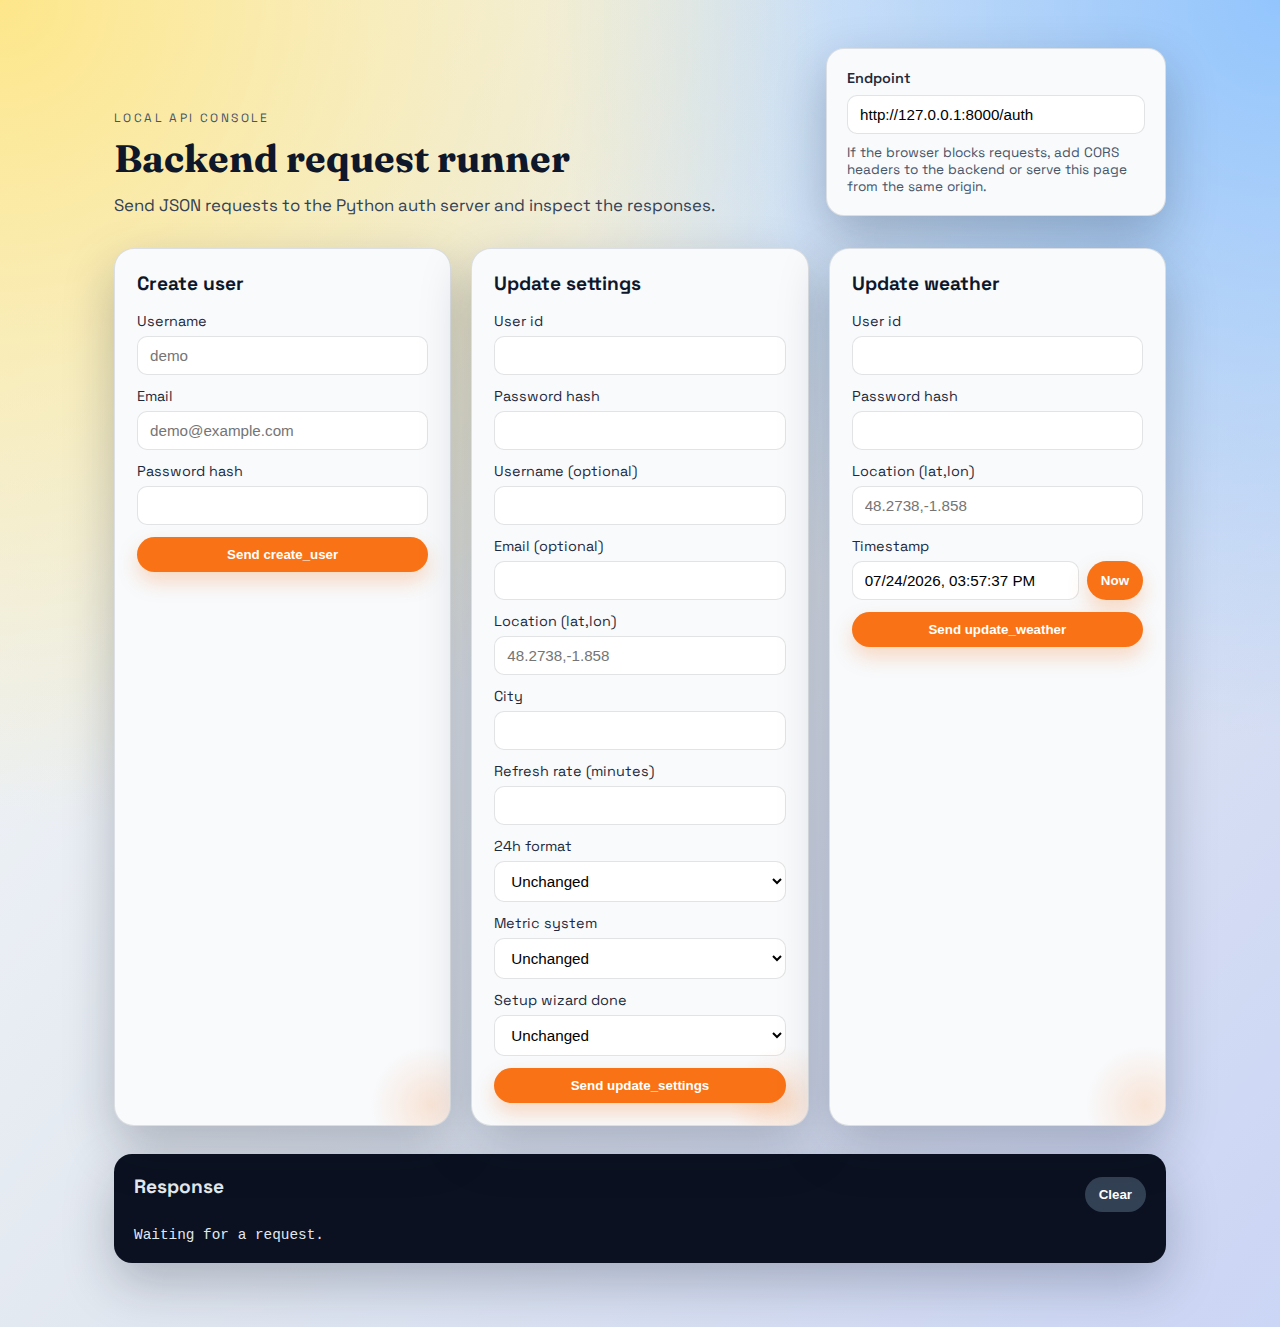
<file: en_cours/frontend/index.html>
<!doctype html>
<html lang="en">
  <head>
    <meta charset="utf-8" />
    <meta name="viewport" content="width=device-width, initial-scale=1" />
    <title>Backend Request Console</title>
    <link rel="preconnect" href="https://fonts.googleapis.com" />
    <link rel="preconnect" href="https://fonts.gstatic.com" crossorigin />
    <link
      href="https://fonts.googleapis.com/css2?family=Fraunces:opsz,wght@9..144,500;9..144,700&family=Space+Grotesk:wght@400;600;700&display=swap"
      rel="stylesheet"
    />
    <link rel="stylesheet" href="styles.css" />
  </head>
  <body>
    <div class="page">
      <header class="hero">
        <div>
          <p class="eyebrow">Local API Console</p>
          <h1>Backend request runner</h1>
          <p class="subtitle">
            Send JSON requests to the Python auth server and inspect the
            responses.
          </p>
        </div>
        <div class="endpoint">
          <label for="baseUrl">Endpoint</label>
          <input
            id="baseUrl"
            type="url"
            value="http://127.0.0.1:8000/auth"
          />
          <p class="hint">
            If the browser blocks requests, add CORS headers to the backend or
            serve this page from the same origin.
          </p>
        </div>
      </header>

      <main class="grid">
        <section class="card">
          <h2>Create user</h2>
          <form id="createForm" class="form">
            <label>
              Username
              <input name="username" type="text" required placeholder="demo" />
            </label>
            <label>
              Email
              <input
                name="email"
                type="email"
                required
                placeholder="demo@example.com"
              />
            </label>
            <label>
              Password hash
              <input name="password_hash" type="text" required />
            </label>
            <button type="submit">Send create_user</button>
          </form>
        </section>

        <section class="card">
          <h2>Update settings</h2>
          <form id="settingsForm" class="form">
            <label>
              User id
              <input name="user_id" type="number" min="1" required />
            </label>
            <label>
              Password hash
              <input name="password_hash" type="text" required />
            </label>
            <label>
              Username (optional)
              <input name="username" type="text" />
            </label>
            <label>
              Email (optional)
              <input name="email" type="email" />
            </label>
            <label>
              Location (lat,lon)
              <input name="location" type="text" placeholder="48.2738,-1.858" />
            </label>
            <label>
              City
              <input name="city" type="text" />
            </label>
            <label>
              Refresh rate (minutes)
              <input name="refreshRate_minutes" type="number" min="1" />
            </label>
            <label>
              24h format
              <select name="is24HourFormat">
                <option value="">Unchanged</option>
                <option value="true">True</option>
                <option value="false">False</option>
              </select>
            </label>
            <label>
              Metric system
              <select name="isMetricSystem">
                <option value="">Unchanged</option>
                <option value="true">True</option>
                <option value="false">False</option>
              </select>
            </label>
            <label>
              Setup wizard done
              <select name="setupWizardDone">
                <option value="">Unchanged</option>
                <option value="true">True</option>
                <option value="false">False</option>
              </select>
            </label>
            <button type="submit">Send update_settings</button>
          </form>
        </section>

        <section class="card">
          <h2>Update weather</h2>
          <form id="weatherForm" class="form">
            <label>
              User id
              <input name="user_id" type="number" min="1" required />
            </label>
            <label>
              Password hash
              <input name="password_hash" type="text" required />
            </label>
            <label>
              Location (lat,lon)
              <input name="location" type="text" placeholder="48.2738,-1.858" />
            </label>
            <label>
              Timestamp
              <div class="inline">
                <input name="timestamp" type="text" required />
                <button type="button" id="nowButton">Now</button>
              </div>
            </label>
            <button type="submit">Send update_weather</button>
          </form>
        </section>
      </main>

      <section class="output">
        <div class="output-head">
          <h2>Response</h2>
          <div class="output-actions">
            <button type="button" id="clearOutput">Clear</button>
          </div>
        </div>
        <pre id="output" class="output-body">Waiting for a request.</pre>
      </section>
    </div>

    <script src="app.js"></script>
  </body>
</html>
</file>
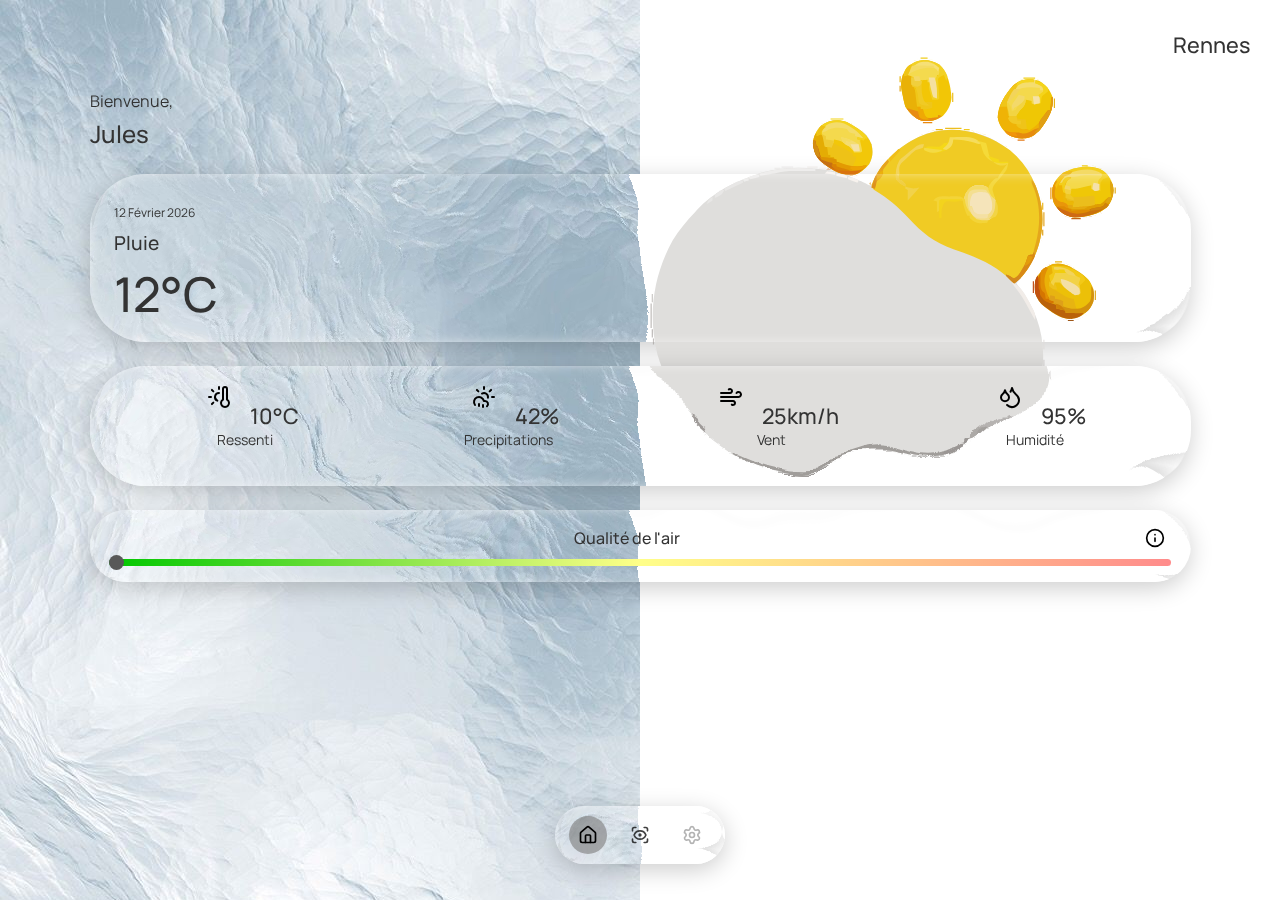
<file: en_cours/frontend/home.html>
<!DOCTYPE html>
<html lang="fr">
<head>
    <meta charset="UTF-8">
    <meta name="viewport" content="width=device-width, initial-scale=1.0">
    <link rel="stylesheet" href="style.css">
    <script src="script.js"></script>
    <title>Trophées NSI - Projet V1</title>
</head>
<body>
    <!-- Barre de navigation entre cette page-ci et deux nouvelles qui seront crées par la suite -->
    <div class="bottom-nav-wrapper">
        <nav class="liquid-glass bottom-nav">
            <a href="home.html" class="nav-item active">
                <img src="assets/img/home.svg" alt="Home">
            </a>

            <a href="scan.html" class="nav-item">
                <img src="assets/img/scan.svg" alt="Scan">
            </a>

            <a href="#" class="nav-item disabled">
                <img src="assets/img/settings.svg" alt="Settings">
            </a>
        </nav>
    </div>

    <p>Bienvenue,</p>
    <span>Jules</span>
    <span id="city">Rennes</span>

    <!-- Trois sections principales : la première avec les informations générales, la deuxième avec les détails et la troisième avec la qualité de l'air -->
    <div class="liquid-glass" style="height: 7em;">
        <div class="content">
            <div class="weather-main">
                <div class="text-group">
                    <span id="date">12 Février 2026</span>
                    <span id="statut">Pluie</span>
                    <span id="temp">12°C</span>
                </div>
                <img src="assets/img/partly_cloudy.svg" alt="" id="modifiable-img">
            </div>
        </div>
    </div>
    <div class="liquid-glass" style="height: 5em;">
        <div class="content" style="display: flex; justify-content: space-between;">
            <div id="temperature">
                <img src="assets/img/thermometer-sun.svg" alt="" class="icons">
                <span>10°C</span>
                <p>Ressenti</p>
            </div>
            <div id="precipitations">
                <img src="assets/img/cloud-sun-rain.svg" alt="" class="icons">
                <span>42%</span>
                <p>Precipitations</p>
            </div>
            <div id="wind">
                <img src="assets/img/wind.svg" alt="" class="icons">
                <span>25km/h</span>
                <p>Vent</p>
            </div>
            <div id="humidity">
                <img src="assets/img/droplets.svg" alt="" class="icons">
                <span>95%</span>
                <p>Humidité</p>
            </div>
        </div>
    </div>
    <div class="liquid-glass" style="height: 3em;">
        <div id="air">
            <p>Qualité de l'air</p>
            <button title="INFO"><img src="assets/img/info.svg" alt=""></button>
            <div id="quality"><div id="movable"></div></div>
        </div>
    </div>
    
    <!-- Importé depuis un site web générateur de widget "liquid glass" -->
    <svg xmlns="http://www.w3.org/2000/svg" style="display: none;">
        <defs>
            <filter id="glass-distortion" x="0%" y="0%" width="100%" height="100%">
            <feTurbulence type="fractalNoise" baseFrequency="0.008 0.008" numOctaves="2" seed="92" result="noise" />
            <feGaussianBlur in="noise" stdDeviation="2" result="blurred" />
            <feDisplacementMap in="SourceGraphic" in2="blurred" scale="77" xChannelSelector="R" yChannelSelector="G" />
            </filter>
        </defs>
    </svg>
</body>
</html>
</file>
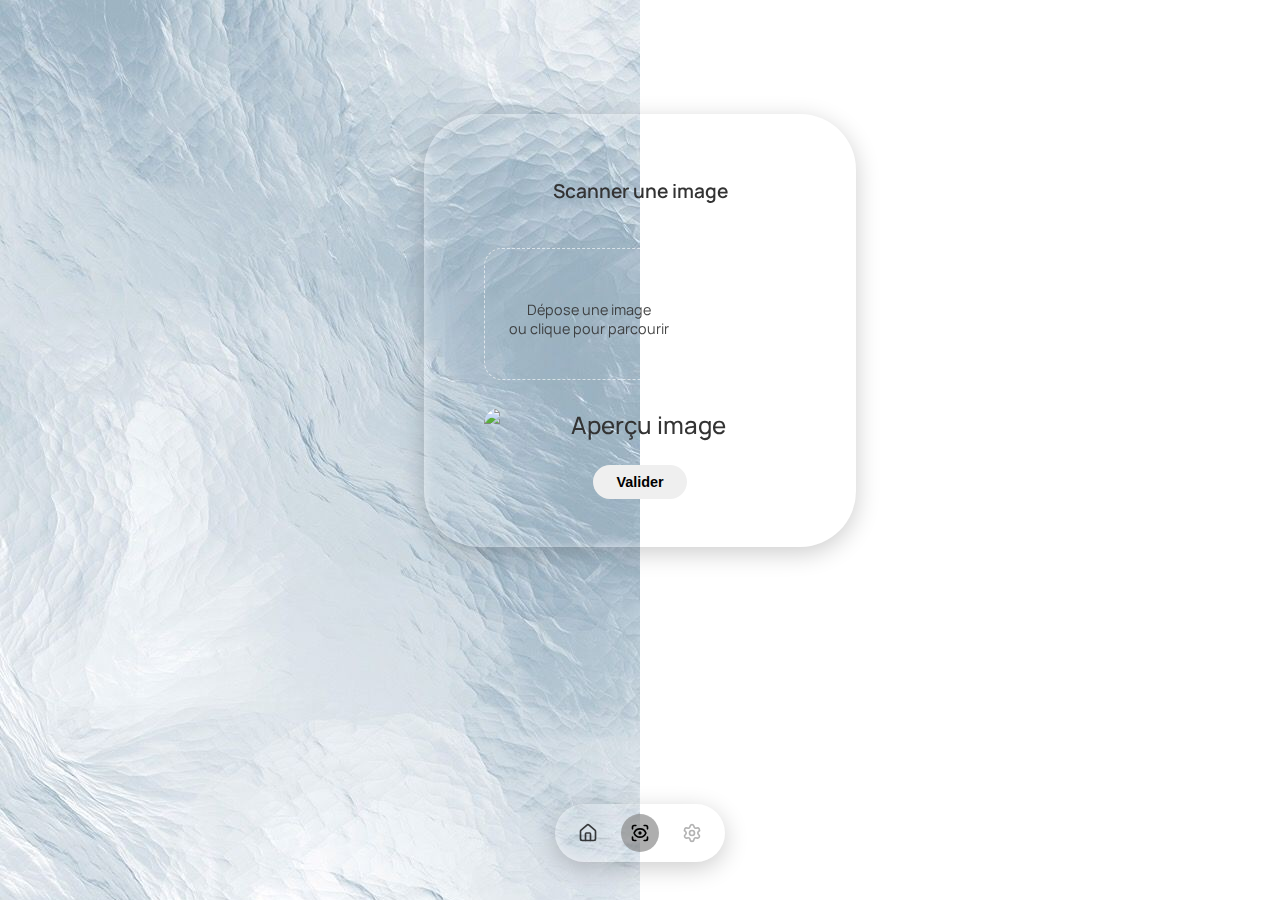
<file: en_cours/frontend/scan.html>
<!DOCTYPE html>
<html lang="fr">
<head>
    <meta charset="UTF-8">
    <meta name="viewport" content="width=device-width, initial-scale=1.0">
    <link rel="stylesheet" href="style.css">
    <link rel="stylesheet" href="scan.css">
    <title>Scan</title>
</head>

<body>
  <div class="bottom-nav-wrapper">
    <nav class="liquid-glass bottom-nav">
      <a href="home.html" class="nav-item">
        <img src="assets/img/home.svg" alt="Home">
      </a>

      <a href="scan.html" class="nav-item active">
        <img src="assets/img/scan.svg" alt="Scan">
      </a>

      <a href="#" class="nav-item disabled">
        <img src="assets/img/settings.svg" alt="Settings">
      </a>
    </nav>
  </div>
  <main class="page">

    <section class="scan-card liquid-glass">
      <div class="content scan-content">

        <h2>Scanner une image</h2>

        <div id="drop-zone">
          <p>Dépose une image<br>ou clique pour parcourir</p>
          <input type="file" id="file-input" accept="image/*" hidden>
        </div>

        <div id="preview-container" class="hidden">
          <img id="preview-image" alt="Aperçu image">
          <button id="validate-btn">Valider</button>
        </div>

      </div>
    </section>

  </main>
  <script src="scan.js"></script>
</body>
</html>
</file>
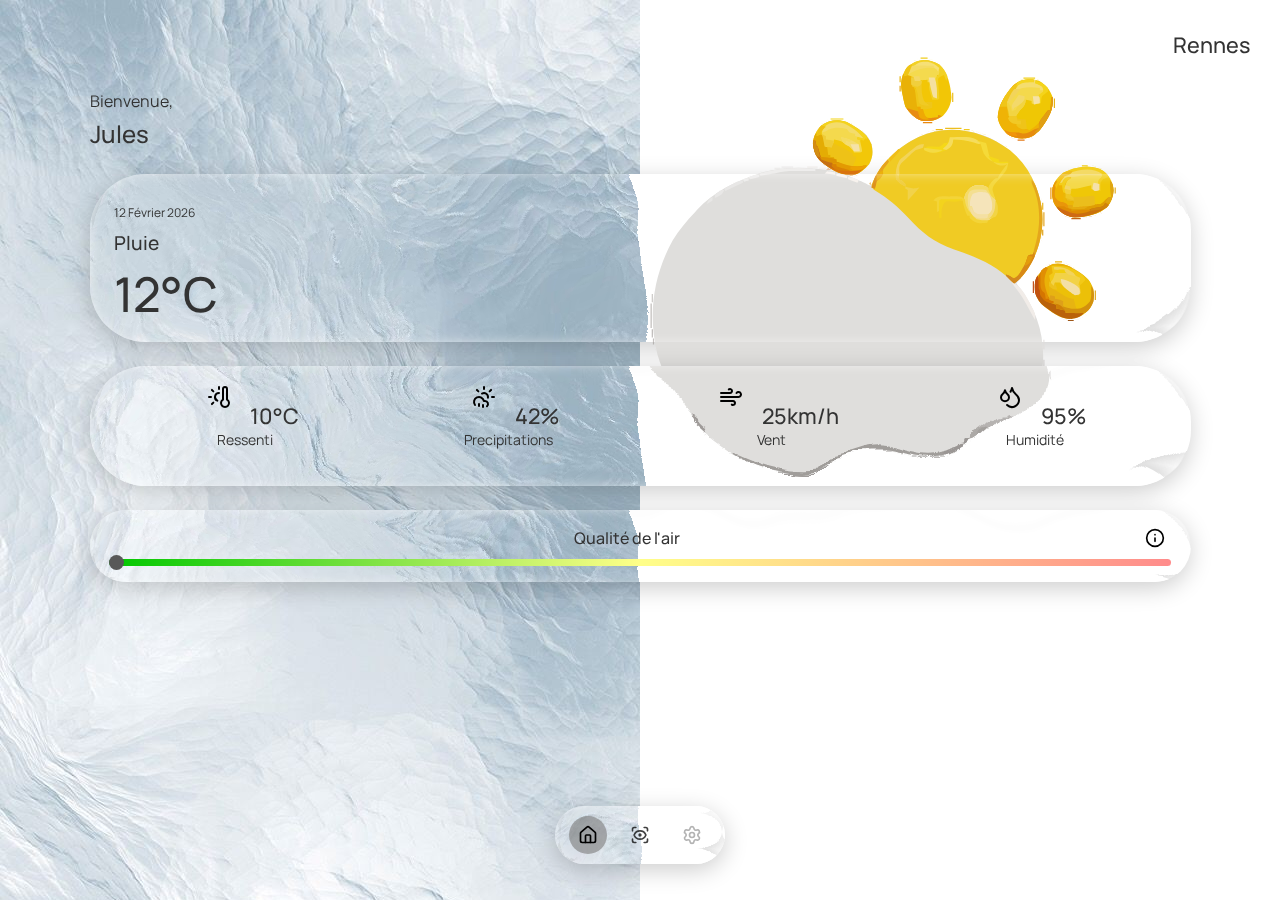
<file: rendu/frontend/home.html>
<!DOCTYPE html>
<html lang="fr">
<head>
    <meta charset="UTF-8">
    <meta name="viewport" content="width=device-width, initial-scale=1.0">
    <link rel="stylesheet" href="style.css">
    <script src="script.js"></script>
    <title>Trophées NSI - Projet V1</title>
</head>
<body>
    <!-- Barre de navigation commune -->
    <div class="bottom-nav-wrapper">
        <nav class="liquid-glass bottom-nav">
            <a href="home.html" class="nav-item active">
                <img src="assets/img/home.svg" alt="Home">
            </a>

            <a href="scan.html" class="nav-item">
                <img src="assets/img/scan.svg" alt="Scan">
            </a>

            <a href="#" class="nav-item disabled">
                <img src="assets/img/settings.svg" alt="Settings">
            </a>
        </nav>
    </div>

    <p>Bienvenue,</p>
    <span>Jules</span>
    <span id="city">Rennes</span>

    <!-- Trois sections principales : la première avec les informations générales, la deuxième avec les détails et la troisième avec la qualité de l'air -->
    <div class="liquid-glass" style="height: 7em;">
        <div class="content">
            <div class="weather-main">
                <div class="text-group">
                    <span id="date">12 Février 2026</span>
                    <span id="statut">Pluie</span>
                    <span id="temp">12°C</span>
                </div>
                <img src="assets/img/partly_cloudy.svg" alt="" id="modifiable-img">
            </div>
        </div>
    </div>
    <div class="liquid-glass" style="height: 5em;">
        <div class="content" style="display: flex; justify-content: space-between;">
            <div id="temperature">
                <img src="assets/img/thermometer-sun.svg" alt="" class="icons">
                <span>10°C</span>
                <p>Ressenti</p>
            </div>
            <div id="precipitations">
                <img src="assets/img/cloud-sun-rain.svg" alt="" class="icons">
                <span>42%</span>
                <p>Precipitations</p>
            </div>
            <div id="wind">
                <img src="assets/img/wind.svg" alt="" class="icons">
                <span>25km/h</span>
                <p>Vent</p>
            </div>
            <div id="humidity">
                <img src="assets/img/droplets.svg" alt="" class="icons">
                <span>95%</span>
                <p>Humidité</p>
            </div>
        </div>
    </div>
    <div class="liquid-glass" style="height: 3em;">
        <div id="air">
            <p>Qualité de l'air</p>
            <button title="INFO"><img src="assets/img/info.svg" alt=""></button>
            <div id="quality"><div id="movable"></div></div>
        </div>
    </div>
    
    <!-- Importé depuis un site web générateur de widget "liquid glass" -->
    <svg xmlns="http://www.w3.org/2000/svg" style="display: none;">
        <defs>
            <filter id="glass-distortion" x="0%" y="0%" width="100%" height="100%">
            <feTurbulence type="fractalNoise" baseFrequency="0.008 0.008" numOctaves="2" seed="92" result="noise" />
            <feGaussianBlur in="noise" stdDeviation="2" result="blurred" />
            <feDisplacementMap in="SourceGraphic" in2="blurred" scale="77" xChannelSelector="R" yChannelSelector="G" />
            </filter>
        </defs>
    </svg>
</body>
</html>
</file>
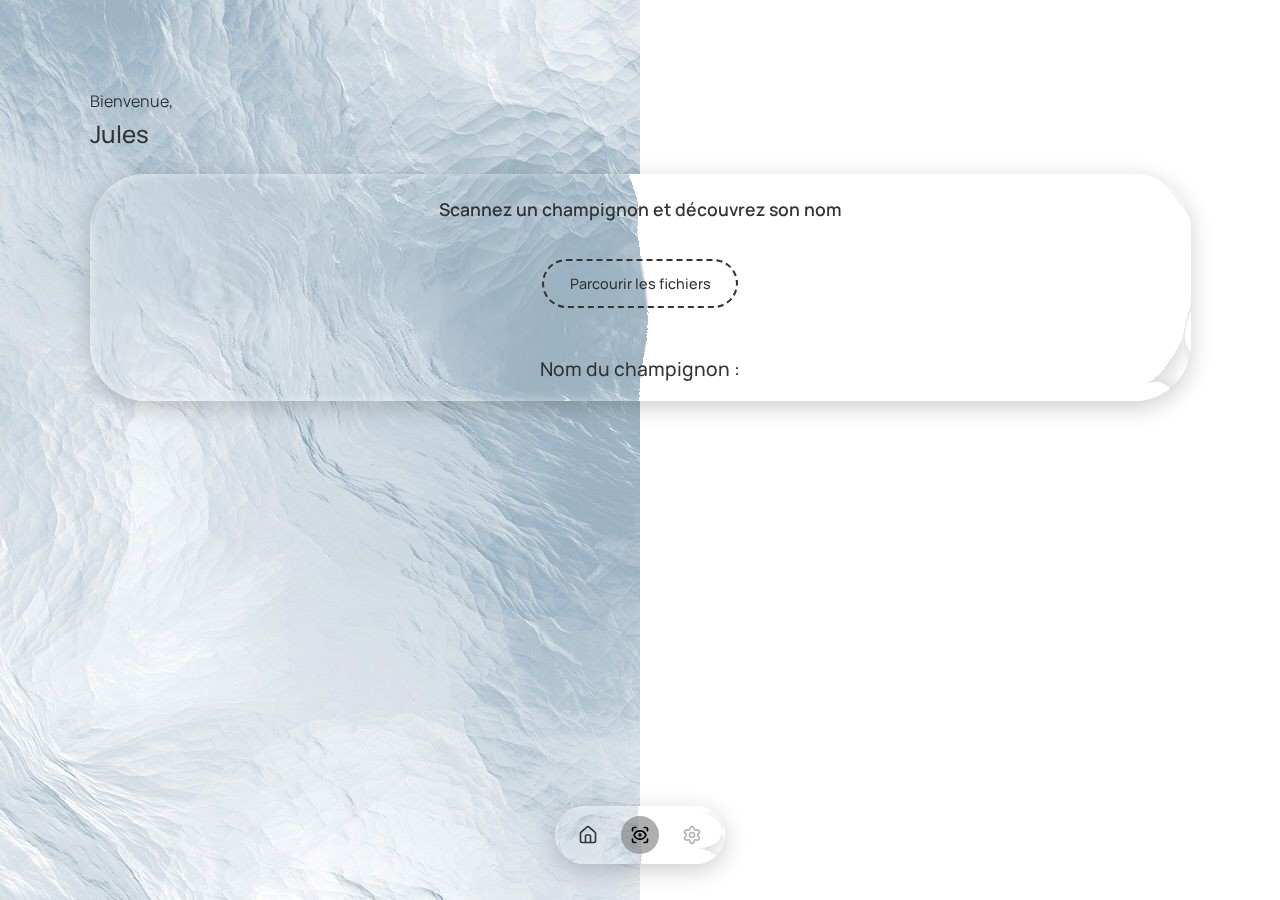
<file: rendu/frontend/scan.html>
<!DOCTYPE html>
<html lang="fr">
<head>
    <meta charset="UTF-8">
    <meta name="viewport" content="width=device-width, initial-scale=1.0">
    <link rel="stylesheet" href="style.css">
    <link rel="stylesheet" href="scan.css">
    <script src="scan.js"></script>
    <title>Trophées NSI - Projet V1</title>
</head>
<body>
    <!-- Barre de navigation commune -->
    <div class="bottom-nav-wrapper">
      <nav class="liquid-glass bottom-nav">
        <a href="home.html" class="nav-item">
          <img src="assets/img/home.svg" alt="Home">
        </a>

        <a href="scan.html" class="nav-item active">
          <img src="assets/img/scan.svg" alt="Scan">
        </a>

        <a href="#" class="nav-item disabled">
          <img src="assets/img/settings.svg" alt="Settings">
        </a>
      </nav>
    </div>

    <p>Bienvenue,</p>
    <span>Jules</span>
      
    <!-- Widget qui récupère une image de champignon et l'affiche en dessous -->
    <section class="liquid-glass content scan-content">
      <h2>Scannez un champignon et découvrez son nom</h2>
      <label class="file-button">Parcourir les fichiers<input type="file" id="file-input" accept="image/*"></label>
      <!-- <p>ou glissez l'image directement ici.</p> -->

      <div id="preview-container" class="hidden">
        <img id="preview-image" alt="">
        <p id="champi">Nom du champignon : <span id="nom-champi"></span></p>
      </div>
    </section>
    
    <!-- Importé depuis un site web générateur de widget "liquid glass" -->
    <svg xmlns="http://www.w3.org/2000/svg" style="display: none;">
        <defs>
            <filter id="glass-distortion" x="0%" y="0%" width="100%" height="100%">
            <feTurbulence type="fractalNoise" baseFrequency="0.008 0.008" numOctaves="2" seed="92" result="noise" />
            <feGaussianBlur in="noise" stdDeviation="2" result="blurred" />
            <feDisplacementMap in="SourceGraphic" in2="blurred" scale="77" xChannelSelector="R" yChannelSelector="G" />
            </filter>
        </defs>
    </svg>
</body>
</html>
</file>
<file: en_cours/frontend/styles.css>
:root {
  color-scheme: light;
  --bg: #0f172a;
  --bg-alt: #1e293b;
  --ink: #0f172a;
  --paper: #f8fafc;
  --accent: #f97316;
  --accent-dark: #ea580c;
  --shadow: 0 20px 50px rgba(15, 23, 42, 0.25);
  --border: rgba(15, 23, 42, 0.12);
}

* {
  box-sizing: border-box;
}

body {
  margin: 0;
  font-family: "Space Grotesk", "Segoe UI", sans-serif;
  background: radial-gradient(circle at top left, #fde68a, transparent 45%),
    radial-gradient(circle at top right, #93c5fd, transparent 40%),
    linear-gradient(130deg, #f8fafc 0%, #e2e8f0 50%, #cbd5f5 100%);
  color: var(--ink);
  min-height: 100vh;
}

.page {
  max-width: 1100px;
  margin: 0 auto;
  padding: 48px 24px 64px;
}

.hero {
  display: grid;
  grid-template-columns: minmax(0, 2fr) minmax(0, 1fr);
  gap: 32px;
  align-items: end;
  margin-bottom: 32px;
}

.eyebrow {
  text-transform: uppercase;
  font-size: 12px;
  letter-spacing: 0.2em;
  color: #475569;
  margin: 0 0 8px;
}

h1 {
  font-family: "Fraunces", "Times New Roman", serif;
  font-size: clamp(2.4rem, 3vw, 3.2rem);
  margin: 0 0 12px;
}

.subtitle {
  margin: 0;
  font-size: 1.05rem;
  color: #334155;
}

.endpoint {
  background: var(--paper);
  padding: 20px;
  border-radius: 18px;
  border: 1px solid var(--border);
  box-shadow: var(--shadow);
}

.endpoint label {
  font-weight: 600;
  display: block;
  margin-bottom: 8px;
}

.endpoint input {
  width: 100%;
  padding: 10px 12px;
  border-radius: 10px;
  border: 1px solid var(--border);
  font-size: 0.95rem;
}

.hint {
  font-size: 0.85rem;
  color: #475569;
  margin: 10px 0 0;
}

.grid {
  display: grid;
  grid-template-columns: repeat(auto-fit, minmax(260px, 1fr));
  gap: 20px;
}

.card {
  background: var(--paper);
  border-radius: 20px;
  padding: 22px;
  border: 1px solid var(--border);
  box-shadow: var(--shadow);
  position: relative;
  overflow: hidden;
  animation: floatIn 0.6s ease forwards;
}

.card::after {
  content: "";
  position: absolute;
  inset: auto -40px -40px auto;
  width: 120px;
  height: 120px;
  background: radial-gradient(circle, rgba(249, 115, 22, 0.18), transparent 70%);
  opacity: 0.9;
}

h2 {
  margin: 0 0 16px;
  font-size: 1.2rem;
}

.form {
  display: grid;
  gap: 12px;
}

label {
  display: grid;
  gap: 6px;
  font-size: 0.9rem;
  color: #1e293b;
}

input,
select {
  padding: 10px 12px;
  border-radius: 10px;
  border: 1px solid var(--border);
  font-size: 0.95rem;
  background: #fff;
}

.inline {
  display: flex;
  gap: 8px;
}

.inline input {
  flex: 1;
}

button {
  border: none;
  background: var(--accent);
  color: #fff;
  padding: 10px 14px;
  border-radius: 999px;
  font-weight: 600;
  cursor: pointer;
  transition: transform 0.2s ease, box-shadow 0.2s ease;
  box-shadow: 0 10px 20px rgba(249, 115, 22, 0.25);
}

button:hover {
  transform: translateY(-1px);
  box-shadow: 0 14px 26px rgba(249, 115, 22, 0.35);
}

button:active {
  transform: translateY(0);
}

.output {
  margin-top: 28px;
  background: #0b1120;
  color: #e2e8f0;
  border-radius: 18px;
  padding: 20px;
  box-shadow: var(--shadow);
}

.output-head {
  display: flex;
  align-items: center;
  justify-content: space-between;
  margin-bottom: 12px;
}

.output-body {
  margin: 0;
  white-space: pre-wrap;
  font-family: "JetBrains Mono", "Cascadia Mono", Consolas, monospace;
  font-size: 0.9rem;
}

.output-actions button {
  background: #334155;
  box-shadow: none;
}

@keyframes floatIn {
  from {
    opacity: 0;
    transform: translateY(14px);
  }
  to {
    opacity: 1;
    transform: translateY(0);
  }
}

@media (max-width: 900px) {
  .hero {
    grid-template-columns: 1fr;
  }
}

@media (max-width: 600px) {
  .page {
    padding: 32px 18px 48px;
  }

  .inline {
    flex-direction: column;
  }
}
</file>
<file: en_cours/frontend/style.css>
@page {
    size: 5px;
}

@font-face {
    font-family: Manrope;
    src: url('assets/fonts/Manrope/Manrope-VariableFont_wght.ttf');
}

body {
    size: portrait;
    background: url('assets/img/background.jpg') no-repeat;
    font-family: Manrope, sans-serif;
    font-optical-sizing: auto;
    font-weight: 500;
    font-size: x-large;
    font-style: normal;
    color: #333333;
    margin: 7%;
}

body p {
    font-weight: 400;
    font-size: medium;
    margin-bottom: 5px;
}

.bottom-nav-wrapper {
  position: fixed;
  bottom: 18px;
  left: 50%;
  transform: translateX(-50%);
  z-index: 999;
}

.bottom-nav {
  position: fixed;
  bottom: 18px;
  left: 50%;
  transform: translateX(-50%);
  display: inline-flex;
  align-items: center;
  gap: 14px;
  padding: 10px 14px;
  border-radius: 999px;
  z-index: 999;
}

.bottom-nav.liquid-glass {
  width: auto;
  padding: 10px 14px;
  margin: 0;
  display: inline-flex;
  gap: 14px;
  border-radius: 999px;
}

.nav-item {
  width: 38px;
  height: 38px;
  border-radius: 50%;
  display: flex;
  align-items: center;
  justify-content: center;
  transition: background 0.25s ease, transform 0.2s ease;
}

.nav-item img {
  width: 20px;
  height: 20px;
  opacity: 0.75;
}

.nav-item:hover {
  background: rgba(129, 129, 129, 0.411);
}

.nav-item.active {
  background: rgba(129, 129, 129, 0.64);
}

.nav-item.active img {
  opacity: 1;
}

.nav-item.disabled {
  pointer-events: none;
  opacity: 0.4;
}

#city {
  position: absolute;
  font-size: 0.9em;
  top: 30px;
  right: 30px;
}

.weather-main {
    width: 100%;
    height: 6em; 
    margin: 0.2em 0;
    display: flex;
    align-items: center;
    justify-content: space-between;
    gap: 1rem;
}

.content {
    display: flex;
    width: 100%;
    align-self: baseline;
    padding: 0.5em 1em;
}

.text-group {
    display: flex;
    flex-direction: column;
    gap: 0.2em;
    flex: 1;
}

#date {
    font-size: 0.5em;
    font-weight: 400;
    margin-top: 5px;
}

#statut {
    font-size: 0.8em;
    margin-top: 5px;
}

#temp {
    font-size: 2em;
}

#modifiable-img {
    width: 50%;
    margin-right: 2%;
}

/* Importé depuis un site web générateur de widget type "liquid glass" */
.liquid-glass:first-of-type .content {
    flex-direction: column;
    justify-content: space-around;
    height: 100%;
}

.liquid-glass:first-of-type .content > div {
    display: flex;
    flex-direction: row;
    justify-content: space-between;
    align-items: center;
    height: 100%;
}

.liquid-glass {
    width: 100%;
    border-radius: 56px;
    position: relative;
    isolation: isolate;
    box-shadow: 0px 6px 24px rgba(0, 0, 0, 0.2);
    display: flex;
    align-items: center;
    justify-self: center;
    border: none;
    padding: 0;
    margin: 1em 0;
}

.liquid-glass:focus {
    outline: none;
}

.liquid-glass::before {
    content: '';
    position: absolute;
    inset: 0;
    z-index: 0;
    border-radius: 56px;
    box-shadow: inset 0 0 15px -5px #ffffff;
    background-color: rgba(255, 255, 255, 0);
}

.liquid-glass::after {
    content: '';
    position: absolute;
    inset: 0;
    z-index: -1;
    border-radius: 56px;
    -webkit-backdrop-filter: blur(0px);
    backdrop-filter: blur(0.3px);
    -webkit-filter: url(#glass-distortion);
    filter: url(#glass-distortion);
}
/* Fin du bloc importé */

#temperature, #precipitations, #wind, #humidity {
    flex: 1;
    text-align: center;
    min-width: 0;
    height: 5em;
    font-size: 0.9em;
}

#temperature p, #precipitations p, #wind p, #humidity p {
    font-size: 0.65em;
    font-weight: 400;
    margin: 0;
}

#temperature span, #precipitations span, #wind span, #humidity span {
    white-space: nowrap;
    display: inline-block;
    min-width: 3ch;
    text-align: center;
}

.icons {
    padding: 15px;
    padding-top: 7px;
}

#air {
    display: flex;
    flex-wrap: wrap;
    align-content: flex-start;
    height: 3em;
    width: 100%;
    margin: 0 1em;
    font-size: 0.8em;
}

#air p {
    flex: 1;
    text-align: center;
    margin: 10px 0;
    font-weight: 500;
}

#air button {
    background: none;
    border: none;
    width: 1.5em;
    height: 1.5em;
    padding: 0;
    display: flex;
    align-items: center;
    justify-content: center;
    align-self: center;
    margin-right: 0.5em;
}

#air button img {
    width: 100%;
    height: 100%;
    object-fit: contain;
}

#quality {
    position: relative;
    width: 100%;
    height: 0.4em;
    background: linear-gradient(to left, rgb(255, 139, 139), rgb(255, 255, 137), rgb(0, 199, 0));
    border-radius: 0.25em;
}

#movable {
    position: absolute;
    margin-top: -0.2em;
    width: 0.8em;
    height: 0.8em;
    background-color: rgb(88, 88, 88);
    border-radius: 50%;
}
</file>
<file: en_cours/frontend/scan.css>
/* Structure globale identique */
.page {
  display: flex;
  justify-content: center;
  align-items: center;
  padding-bottom: 120px;
}

/* Carte centrale */
.scan-card {
  width: 90%;
  max-width: 360px;
  padding: 1.5em;
}

/* Contenu interne */
.scan-content {
  display: flex;
  flex-direction: column;
  gap: 1.2em;
  text-align: center;
}

.scan-content h2 {
  font-size: 1.2rem;
  font-weight: 600;
}

/* Zone de drop */
#drop-zone {
  border: 1.5px dashed rgba(255,255,255,0.6);
  border-radius: 18px;
  padding: 1.5em 1em;
  cursor: pointer;
  transition: background 0.2s ease, border-color 0.2s ease;
}

#drop-zone p {
  font-size: 0.9rem;
  opacity: 0.9;
}

#drop-zone.dragover {
  background: rgba(255,255,255,0.08);
  border-color: white;
}

/* Preview */
#preview-container {
  display: flex;
  flex-direction: column;
  gap: 1em;
  align-items: center;
}

#preview-image {
  width: 100%;
  max-height: 220px;
  object-fit: cover;
  border-radius: 16px;
}

/* Bouton */
#validate-btn {
  padding: 0.6em 1.6em;
  border-radius: 999px;
  border: none;
  font-weight: 600;
  font-size: 0.9rem;
  cursor: pointer;
}

/* Navbar identique */
.bottom-nav {
  position: fixed;
  bottom: 20px;
  left: 50%;
  transform: translateX(-50%);
  width: auto;
  padding: 0.5em 1.5em;
}

.bottom-nav .content {
  display: flex;
  gap: 1.5rem;
  font-size: 1.3rem;
}

.hidden {
  display: none;
}
</file>
<file: rendu/frontend/style.css>
@page {
    size: 5px;
}

@font-face {
    font-family: Manrope;
    src: url('assets/fonts/Manrope/Manrope-VariableFont_wght.ttf');
}

body {
    size: portrait;
    background: url('assets/img/background.jpg') no-repeat;
    font-family: Manrope, sans-serif;
    font-optical-sizing: auto;
    font-weight: 500;
    font-size: x-large;
    font-style: normal;
    color: #333333;
    margin: 7%;
}

body p {
    font-weight: 400;
    font-size: medium;
    margin-bottom: 5px;
}

.bottom-nav-wrapper {
  position: fixed;
  bottom: 18px;
  left: 50%;
  transform: translateX(-50%);
  z-index: 999;
}

.bottom-nav {
  position: fixed;
  bottom: 18px;
  left: 50%;
  transform: translateX(-50%);
  display: inline-flex;
  align-items: center;
  gap: 14px;
  padding: 10px 14px;
  border-radius: 999px;
  z-index: 999;
}

.bottom-nav.liquid-glass {
  width: auto;
  padding: 10px 14px;
  margin: 0;
  display: inline-flex;
  gap: 14px;
  border-radius: 999px;
}

.nav-item {
  width: 38px;
  height: 38px;
  border-radius: 50%;
  display: flex;
  align-items: center;
  justify-content: center;
  transition: background 0.25s ease, transform 0.2s ease;
}

.nav-item img {
  width: 20px;
  height: 20px;
  opacity: 0.75;
}

.nav-item:hover {
  background: rgba(129, 129, 129, 0.411);
}

.nav-item.active {
  background: rgba(129, 129, 129, 0.64);
}

.nav-item.active img {
  opacity: 1;
}

.nav-item.disabled {
  pointer-events: none;
  opacity: 0.4;
}

#city {
  position: absolute;
  font-size: 0.9em;
  top: 30px;
  right: 30px;
}

.weather-main {
    width: 100%;
    height: 6em; 
    margin: 0.2em 0;
    display: flex;
    align-items: center;
    justify-content: space-between;
    gap: 1rem;
}

.content {
    display: flex;
    width: 100%;
    align-self: baseline;
    padding: 0.5em 1em;
}

.text-group {
    display: flex;
    flex-direction: column;
    gap: 0.2em;
    flex: 1;
}

#date {
    font-size: 0.5em;
    font-weight: 400;
    margin-top: 5px;
}

#statut {
    font-size: 0.8em;
    margin-top: 5px;
}

#temp {
    font-size: 2em;
}

#modifiable-img {
    width: 50%;
    margin-right: 2%;
}

/* Importé depuis un site web générateur de widget type "liquid glass" */
.liquid-glass:first-of-type .content {
    flex-direction: column;
    justify-content: space-around;
    height: 100%;
}

.liquid-glass:first-of-type .content > div {
    display: flex;
    flex-direction: row;
    justify-content: space-between;
    align-items: center;
    height: 100%;
}

.liquid-glass {
    width: 100%;
    border-radius: 56px;
    position: relative;
    isolation: isolate;
    box-shadow: 0px 6px 24px rgba(0, 0, 0, 0.2);
    display: flex;
    align-items: center;
    justify-self: center;
    border: none;
    padding: 0;
    margin: 1em 0;
}

.liquid-glass:focus {
    outline: none;
}

.liquid-glass::before {
    content: '';
    position: absolute;
    inset: 0;
    z-index: 0;
    border-radius: 56px;
    box-shadow: inset 0 0 15px -5px #ffffff;
    background-color: rgba(255, 255, 255, 0);
}

.liquid-glass::after {
    content: '';
    position: absolute;
    inset: 0;
    z-index: -1;
    border-radius: 56px;
    -webkit-backdrop-filter: blur(0px);
    backdrop-filter: blur(0.3px);
    -webkit-filter: url(#glass-distortion);
    filter: url(#glass-distortion);
}
/* Fin du bloc importé */

#temperature, #precipitations, #wind, #humidity {
    flex: 1;
    text-align: center;
    min-width: 0;
    height: 5em;
    font-size: 0.9em;
}

#temperature p, #precipitations p, #wind p, #humidity p {
    font-size: 0.65em;
    font-weight: 400;
    margin: 0;
}

#temperature span, #precipitations span, #wind span, #humidity span {
    white-space: nowrap;
    display: inline-block;
    min-width: 3ch;
    text-align: center;
}

.icons {
    padding: 15px;
    padding-top: 7px;
}

#air {
    display: flex;
    flex-wrap: wrap;
    align-content: flex-start;
    height: 3em;
    width: 100%;
    margin: 0 1em;
    font-size: 0.8em;
}

#air p {
    flex: 1;
    text-align: center;
    margin: 10px 0;
    font-weight: 500;
}

#air button {
    background: none;
    border: none;
    width: 1.5em;
    height: 1.5em;
    padding: 0;
    display: flex;
    align-items: center;
    justify-content: center;
    align-self: center;
    margin-right: 0.5em;
}

#air button img {
    width: 100%;
    height: 100%;
    object-fit: contain;
}

#quality {
    position: relative;
    width: 100%;
    height: 0.4em;
    background: linear-gradient(to left, rgb(255, 139, 139), rgb(255, 255, 137), rgb(0, 199, 0));
    border-radius: 0.25em;
}

#movable {
    position: absolute;
    margin-top: -0.2em;
    width: 0.8em;
    height: 0.8em;
    background-color: rgb(88, 88, 88);
    border-radius: 50%;
}
</file>
<file: rendu/frontend/scan.css>
.scan-content {
  display: flex;
  flex-direction: column;
  text-align: center;
}

.scan-content h2 {
  padding: 0.5em 1.5em;
  font-size: 1.1rem;
  font-weight: 600;
}

.file-button {
  margin-top: 1em;
  display: inline-block;
  padding: 0.9em 1.8em;
  border-radius: 28px;
  border: dashed 2px;
  cursor: pointer;
  font-size: 0.9rem;
  -webkit-backdrop-filter: blur(1px);
  backdrop-filter: blur(1px);
}

.file-button:hover {
  background: rgba(235, 235, 235, 0.365);
  transform: scale(1.03);
}

.file-button input {
  display: none;
}

#preview-container {
  margin-top: 1em;
  display: flex;
  flex-direction: column;
  gap: 1em;
  align-items: center;
}

#preview-image {
  max-width: 100%;
  max-height: 220px;
  border-radius: 20px;
  object-fit: contain;
  box-shadow: 0 6px 18px rgba(0, 0, 0, 0.25);
}

#champi {
  margin: 0 0 1em 0;
  font-size: 1.2rem;
  font-weight: 500;
}

.hidden {
  display: none;
}
</file>
